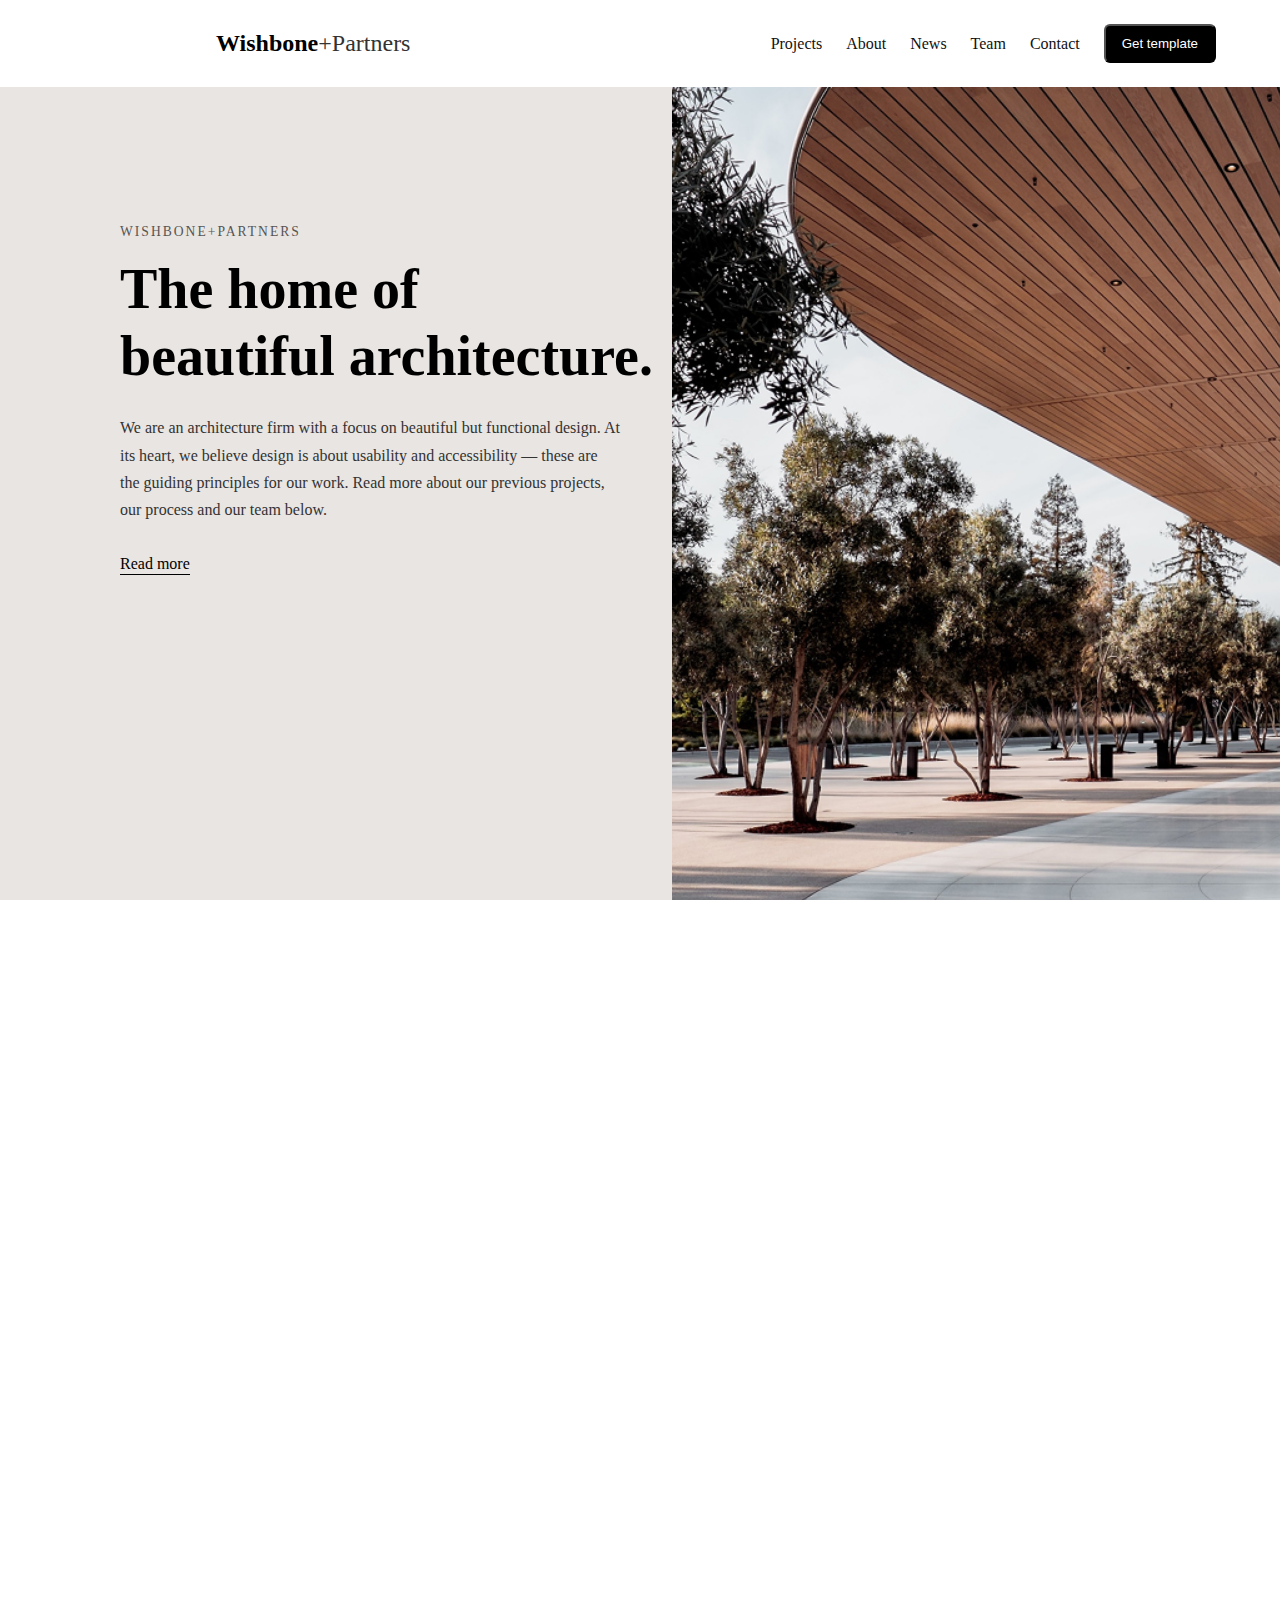
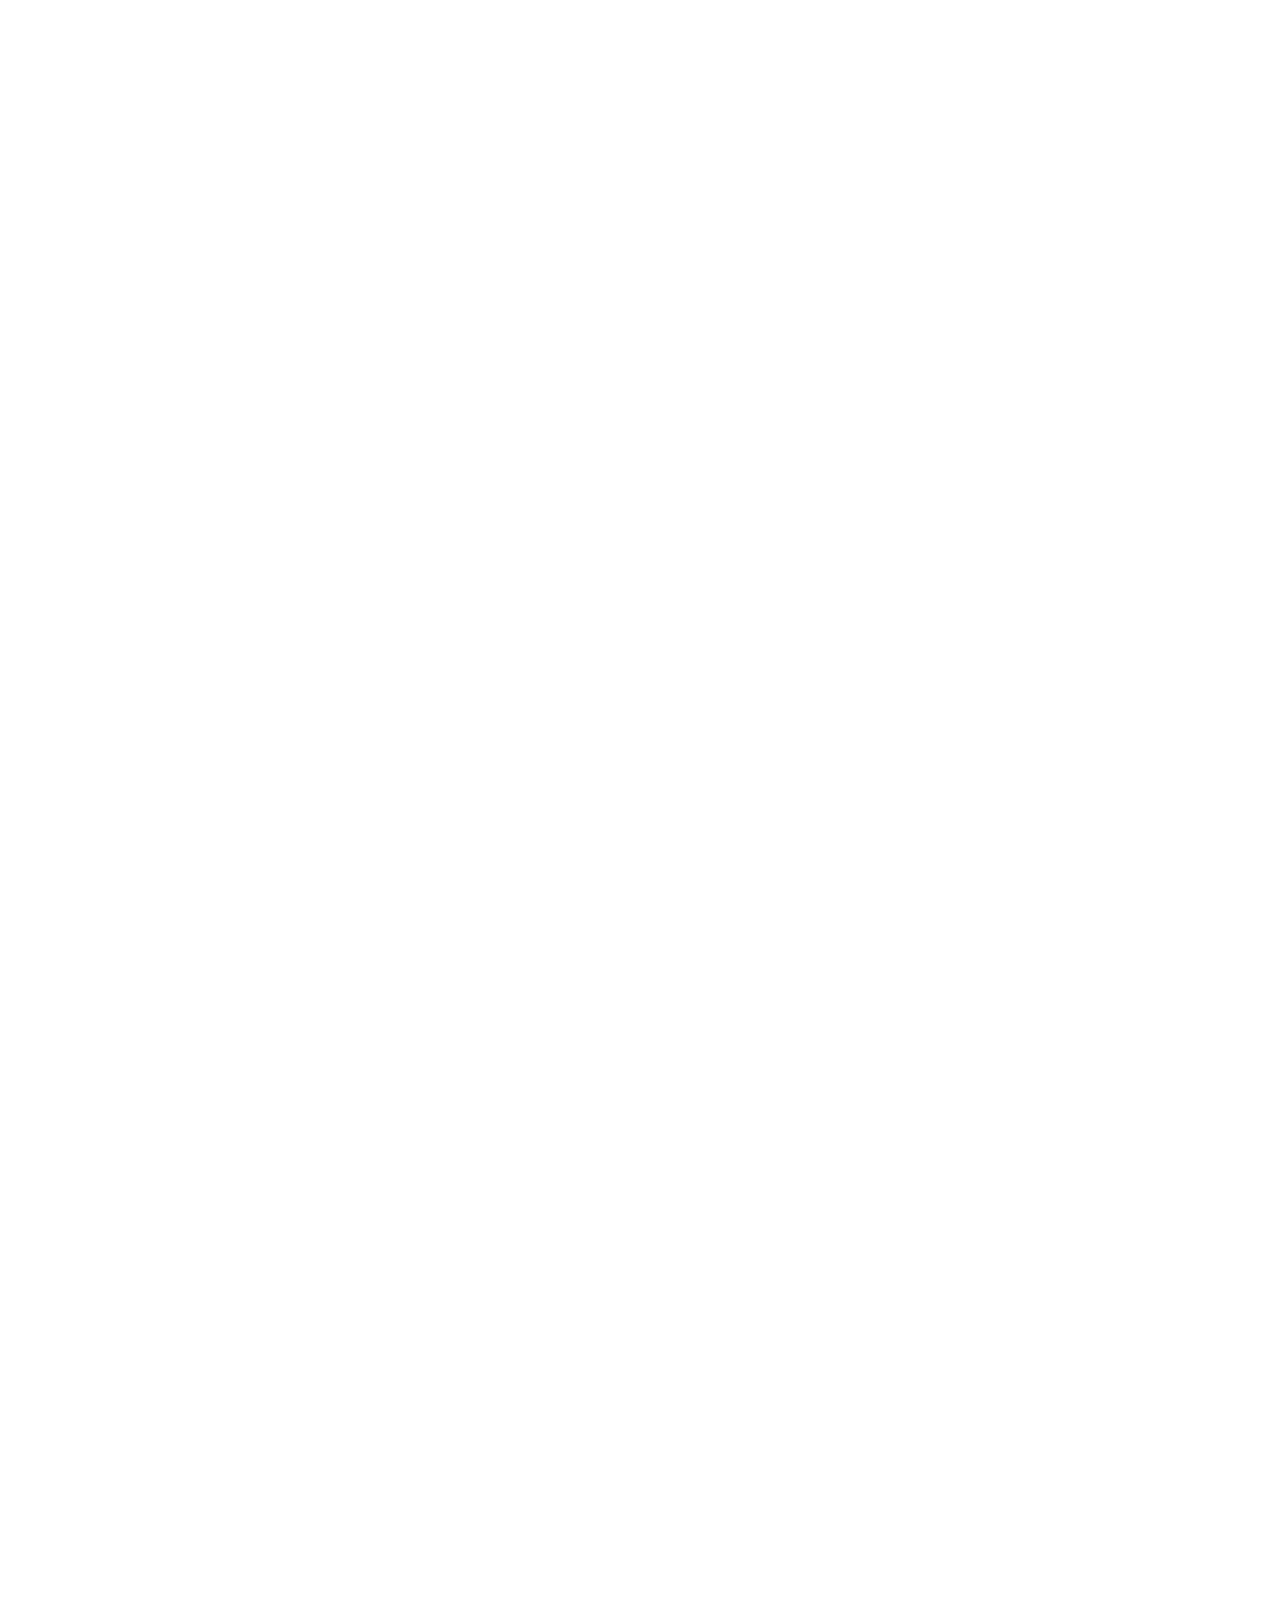
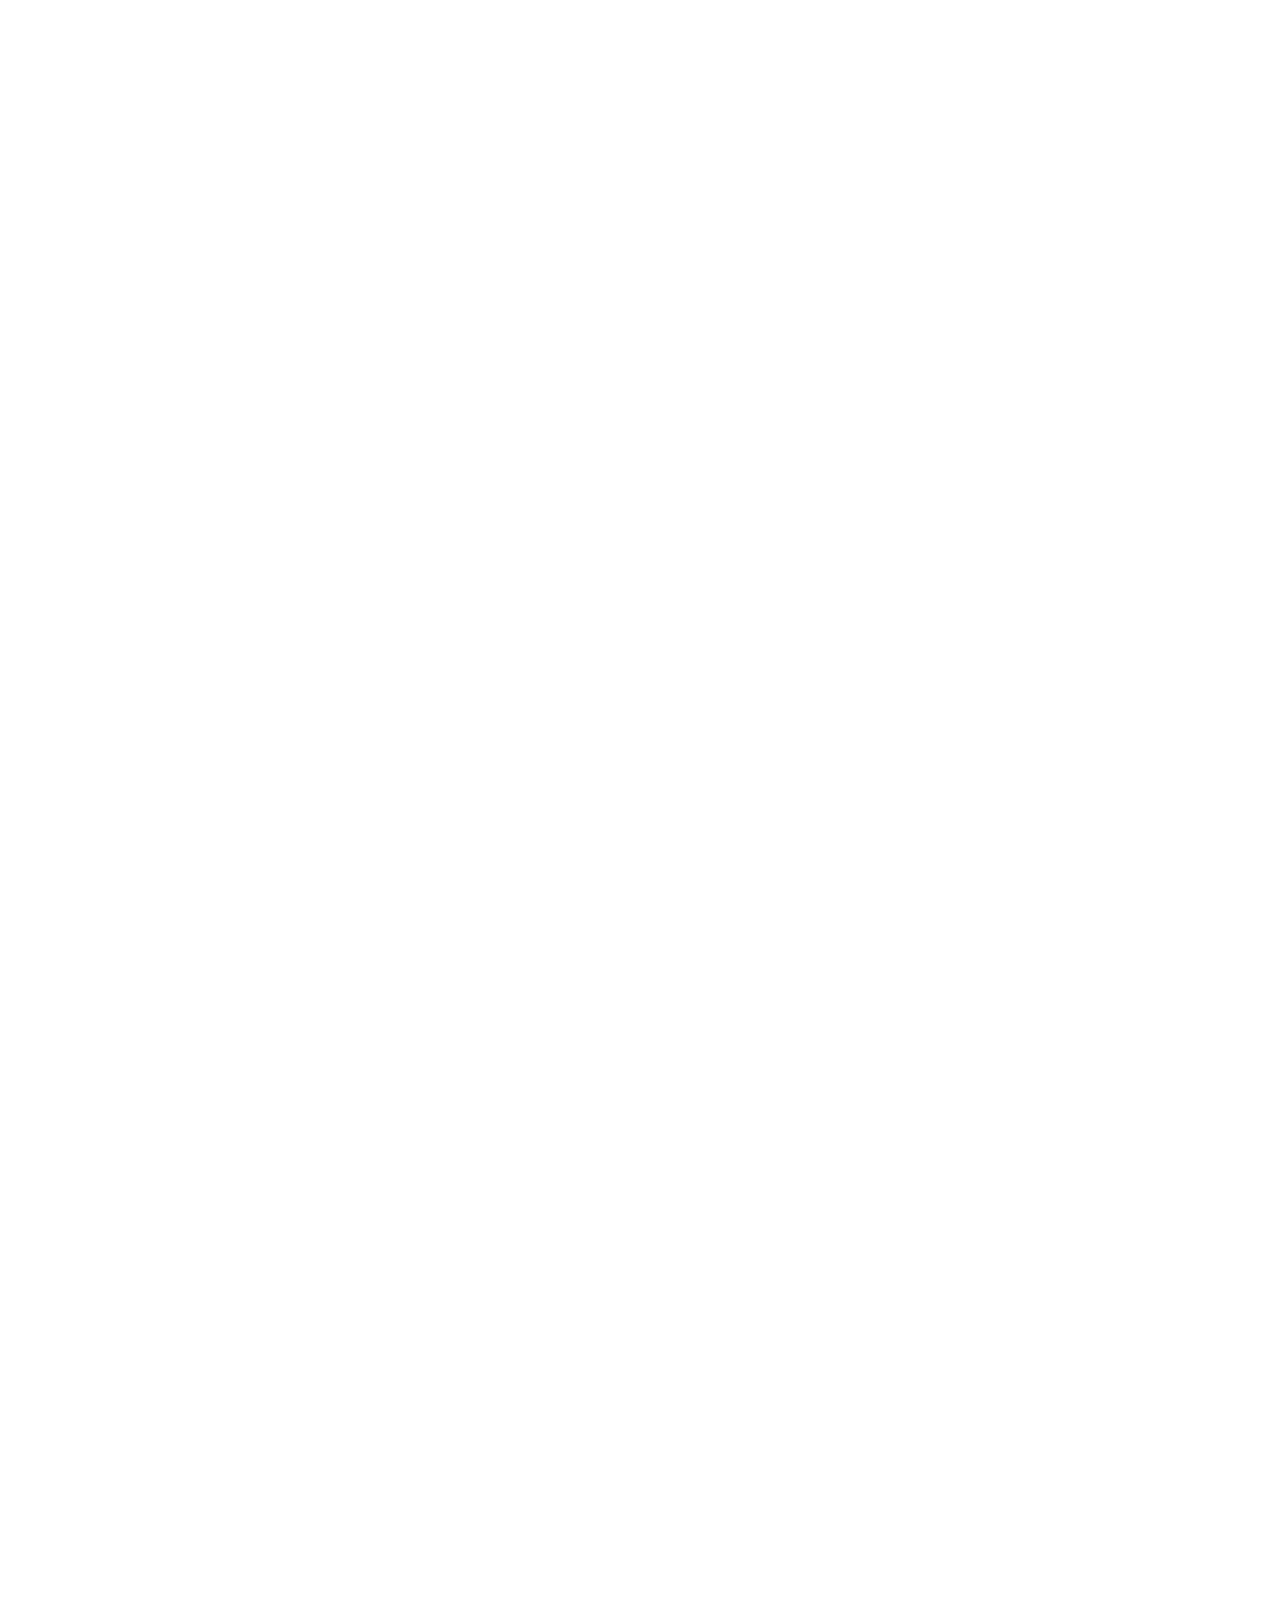
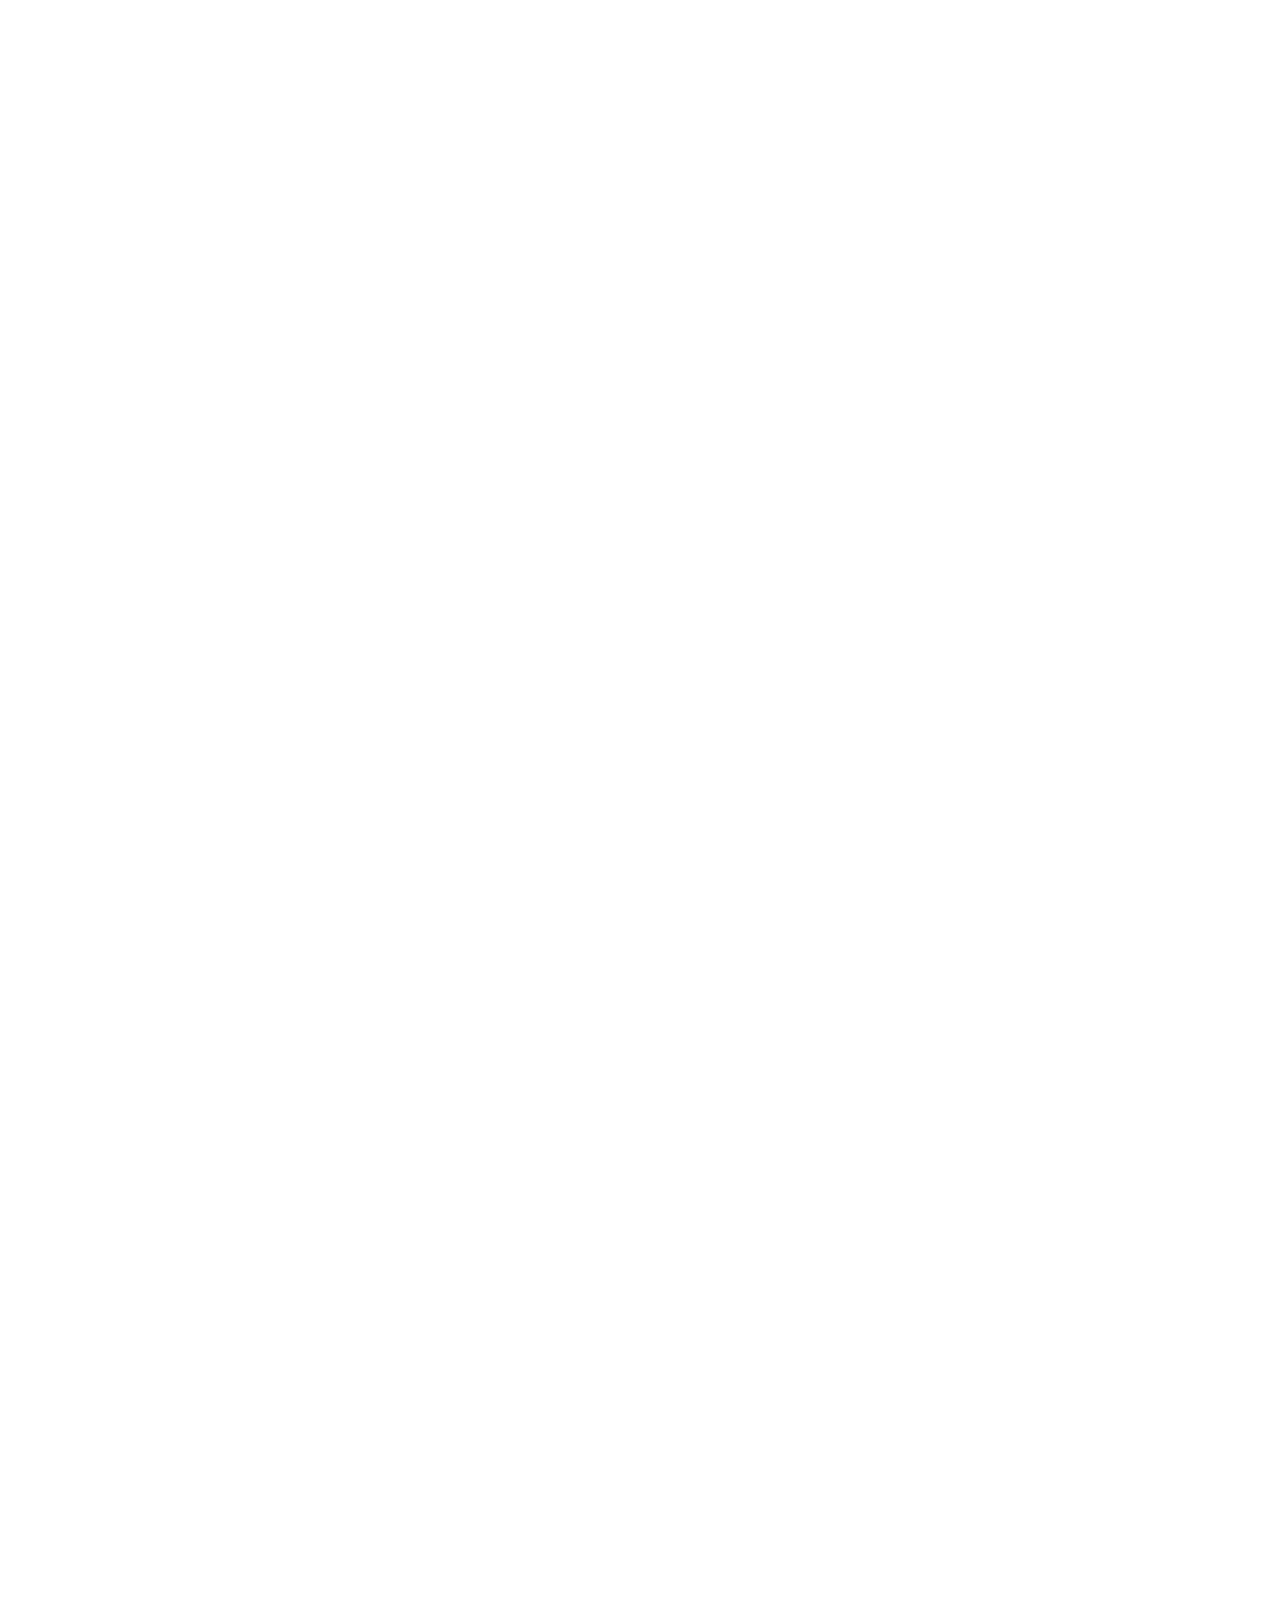
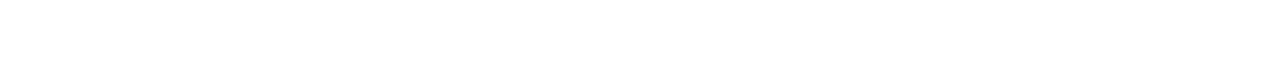
<file: index.html>
<!DOCTYPE html>
<html lang="en">
  <head>
    <meta charset="UTF-8" />
    <meta name="viewport" content="width=device-width, initial-scale=1.0" />
    <meta http-equiv="X-UA-Compatible" content="ie=edge" />
    <meta name="description" content="Описание сайта" />

    <title>Wishbone+Partners</title>

    <link
      rel="stylesheet"
      href="https://cdnjs.cloudflare.com/ajax/libs/font-awesome/6.5.0/css/all.min.css"
    />
    <link rel="stylesheet" href="styles.css" />
  </head>
  <body>
    <header class="header">
      <div class="logo">Wishbone<span>+Partners</span></div>
      <nav class="nav">
        <a href="#projects">Projects</a>
        <a href="#about">About</a>
        <a href="#news">News</a>
        <a href="#team">Team</a>
        <a href="#contact">Contact</a>
        <button class="button">Get template</button>
      </nav>
    </header>

    <main>
      <section class="hero">
        <div class="container">
          <div class="hero-content">
            <div class="hero-text">
              <h2 class="subheading">Wishbone+Partners</h2>
              <h1 class="heading">The home of<br />beautiful architecture.</h1>
              <p class="description">
                We are an architecture firm with a focus on beautiful but
                functional design. At its heart, we believe design is about
                usability and accessibility — these are the guiding principles
                for our work. Read more about our previous projects, our process
                and our team below.
              </p>
              <a href="#" class="read-more">Read more</a>
            </div>
            <div class="hero-image">
              <img src="./img/hero_image.png" alt="hero image" />
            </div>
          </div>
        </div>
      </section>

      <section class="our_firm" id="about">
        <div class="container">
          <div class="our">
            <div class="firm-title">
              <h2>Our firm</h2>
            </div>
            <div class="firm-content">
              <p>
                Lorem ipsum dolor sit amet, consectetur adipiscing elit.
                Suspendisse varius enim in eros elementum tristique. Duis
                cursus, mi quis viverra ornare, eros dolor interdum nulla, ut
                commodo diam libero vitae erat. Aenean faucibus nibh et justo
                cursus id rutrum lorem imperdiet. Nunc ut sem vitae risus
                tristique posuere.
              </p>
              <p>
                Lorem ipsum dolor sit amet, consectetur adipiscing elit.
                Suspendisse varius enim in eros elementum tristique. Duis
                cursus, mi quis viverra ornare, eros dolor interdum nulla, ut
                commodo diam libero vitae erat. Aenean faucibus nibh et justo
                cursus id rutrum lorem imperdiet. Nunc ut sem vitae risus
                tristique posuere.
              </p>
              <p>
                Lorem ipsum dolor sit amet, consectetur adipiscing elit.
                Suspendisse varius enim in eros elementum tristique. Duis
                cursus, mi quis viverra ornare, eros dolor interdum nulla, ut
                commodo diam libero vitae erat. Aenean faucibus nibh et justo
                cursus id rutrum lorem imperdiet. Nunc ut sem vitae risus
                tristique posuere.
              </p>
              <div class="firm-image">
                <img src="./img/firm_image.png" alt="firm image" />
                <span>Stephen Collier</span>
                <span>Senior Partner</span>
              </div>
            </div>
          </div>
        </div>
      </section>

      <section class="frame">
        <div class="frame-wrapper">
          <img src="./img/frame_image1.png" alt="frame image" />
        </div>
      </section>

      <section class="process">
        <div class="container">
          <div class="our-process">
            <div class="process-title">
              <h2>How we do what we do.</h2>
              <p>Our process</p>
            </div>
            <div class="process-content">
              <div class="process-step">
                <div class="step-image">
                  <img src="./img/sketching.png" alt="step image" />
                </div>
                <h2>Sketching</h2>
                <p>
                  Lorem ipsum dolor sit amet, consectetur adipiscing elit. Nulla
                  ut tristique libero. Nulla luctus sapien ac arcu tempor, vitae
                  tempor leo iaculis.
                </p>
              </div>
              <div class="process-step">
                <div class="step-image">
                  <img src="./img/finalizing.png" alt="step image" />
                </div>
                <h2>Finalizing</h2>
                <p>
                  Adipiscing elit. Nulla ut tristique libero. Nulla vitae tempor
                  leo iaculis luctus sapien ac arcu tempor, vitae.
                </p>
              </div>
              <div class="process-step">
                <div class="step-image">
                  <img src="./img/building.png" alt="step image" />
                </div>
                <h2>Building</h2>
                <p>
                  Nulla ut tristique libero. Lorem ipsum ut tristique libero.
                  Nulla luctus sapien ac arcu tempor, vitae lorem ipsum dolor
                  leo iaculis.
                </p>
              </div>
            </div>
          </div>
        </div>
      </section>

      <section class="frame">
        <div class="frame-wrapper">
          <img src="./img/frame_image2.png" alt="frame image" />
        </div>
      </section>

      <section class="customers">
        <div class="container">
          <div class="customers-block">
            <div class="customers-textarea">
              <div class="customers-title">
                <h2>Happy customers.</h2>
                <p>prior clients</p>
              </div>
              <div class="customers-text">
                <p>
                  Morbi neque ex, condimentum dapibus congue et, vulputate ut
                  ligula. Vestibulum sit amet urna turpis. Mauris euismod elit
                  et nisi ultrices, ut faucibus orci tincidunt.
                </p>
              </div>
            </div>
            <div class="customers-image">
              <img src="./img/customer_1.png" alt="frame image" />
              <img src="./img/customer_2.png" alt="frame image" />
              <img src="./img/customer_3.png" alt="frame image" />
              <img src="./img/customer_4.png" alt="frame image" />
            </div>
          </div>
        </div>
      </section>

      <section class="frame">
        <div class="frame-wrapper">
          <img src="./img/frame_image3.png" alt="frame image" />
        </div>
      </section>

      <section class="projects" id="projects">
        <div class="container">
          <div class="projects-block">
            <div class="projects-title">
              <h2>Featured projects.</h2>
              <p>
                Some of the latest and greatest projects from us<br />
                here at Wishbone+Partners.
              </p>
            </div>
            <div class="projects-image">
              <img src="./img/project_1.png" alt="project image" />
              <img src="./img/project_2.png" alt="project image" />
              <img src="./img/project_3.png" alt="project image" />
            </div>
          </div>
        </div>
      </section>

      <section class="team-section" id="team">
        <div class="container">
          <div class="team-area">
            <div class="team-content">
              <h2>Meet our team</h2>
              <p>
                Lorem ipsum dolor sit amet, consectetur adipiscing elit.
                Suspendisse varius enim in eros elementum tristique. Duis
                cursus, mi quis.
              </p>
              <a href="#" class="see-team">See team</a>
            </div>

            <div class="team-grid">
              <div class="team-member">
                <img src="./img/Stephen Collier.png" alt="Stephen Collier" />
                <div>
                  <h4>Stephen Collier</h4>
                  <p>Senior Partner</p>
                </div>
              </div>

              <div class="team-member">
                <img src="./img/Nolan Peters.png" alt="Nolan Peters" />
                <div>
                  <h4>Nolan Peters</h4>
                  <p>Associate</p>
                </div>
              </div>

              <div class="team-member">
                <img src="./img/Ferris Wonder.png" alt="Ferris Wonder" />
                <div>
                  <h4>Ferris Wonder</h4>
                  <p>Associate Partner</p>
                </div>
              </div>

              <div class="team-member">
                <img src="./img/Aria Stone.png" alt="Aria Stone" />
                <div>
                  <h4>Aria Stone</h4>
                  <p>Senior Partner</p>
                </div>
              </div>

              <div class="team-member">
                <img src="./img/Niko Ferry.png" alt="Niko Ferry" />
                <div>
                  <h4>Niko Ferry</h4>
                  <p>Partner</p>
                </div>
              </div>
            </div>
          </div>
        </div>
      </section>

      <section class="frame">
        <div class="frame-wrapper">
          <img src="./img/frame_image4.png" alt="frame image" />
        </div>
      </section>
    </main>
    <footer class="footer">
      <div class="container">
        <div class="footer__content">
          <div class="footer__left">
            <h3 class="footer__logo">Wishbone<span>+Partners</span></h3>
            <p class="footer__text">
              Powered by Webflow.<br />
              All rights reserved Wishbone+Partners, Inc. Licensing.<br />
              Design by
              <a
                href="https://www.figma.com/design/wyJGrJ8n5Z5qUySpXAK8mA/Wishbone?node-id=0-1&t=EQydxqapHMMdiiIw-1"
                target="_blank"
                >Designer Name</a
              >
            </p>
          </div>
          <div class="footer__right">
            <div class="footer__socials">
              <a href="" target="_blank"><i class="fab fa-twitter"></i></a>
              <a href="" target="_blank"><i class="fab fa-instagram"></i></a>
              <a href="" target="_blank"><i class="fab fa-facebook"></i></a>
            </div>
          </div>
        </div>
      </div>
    </footer>
  </body>
</html>
</file>
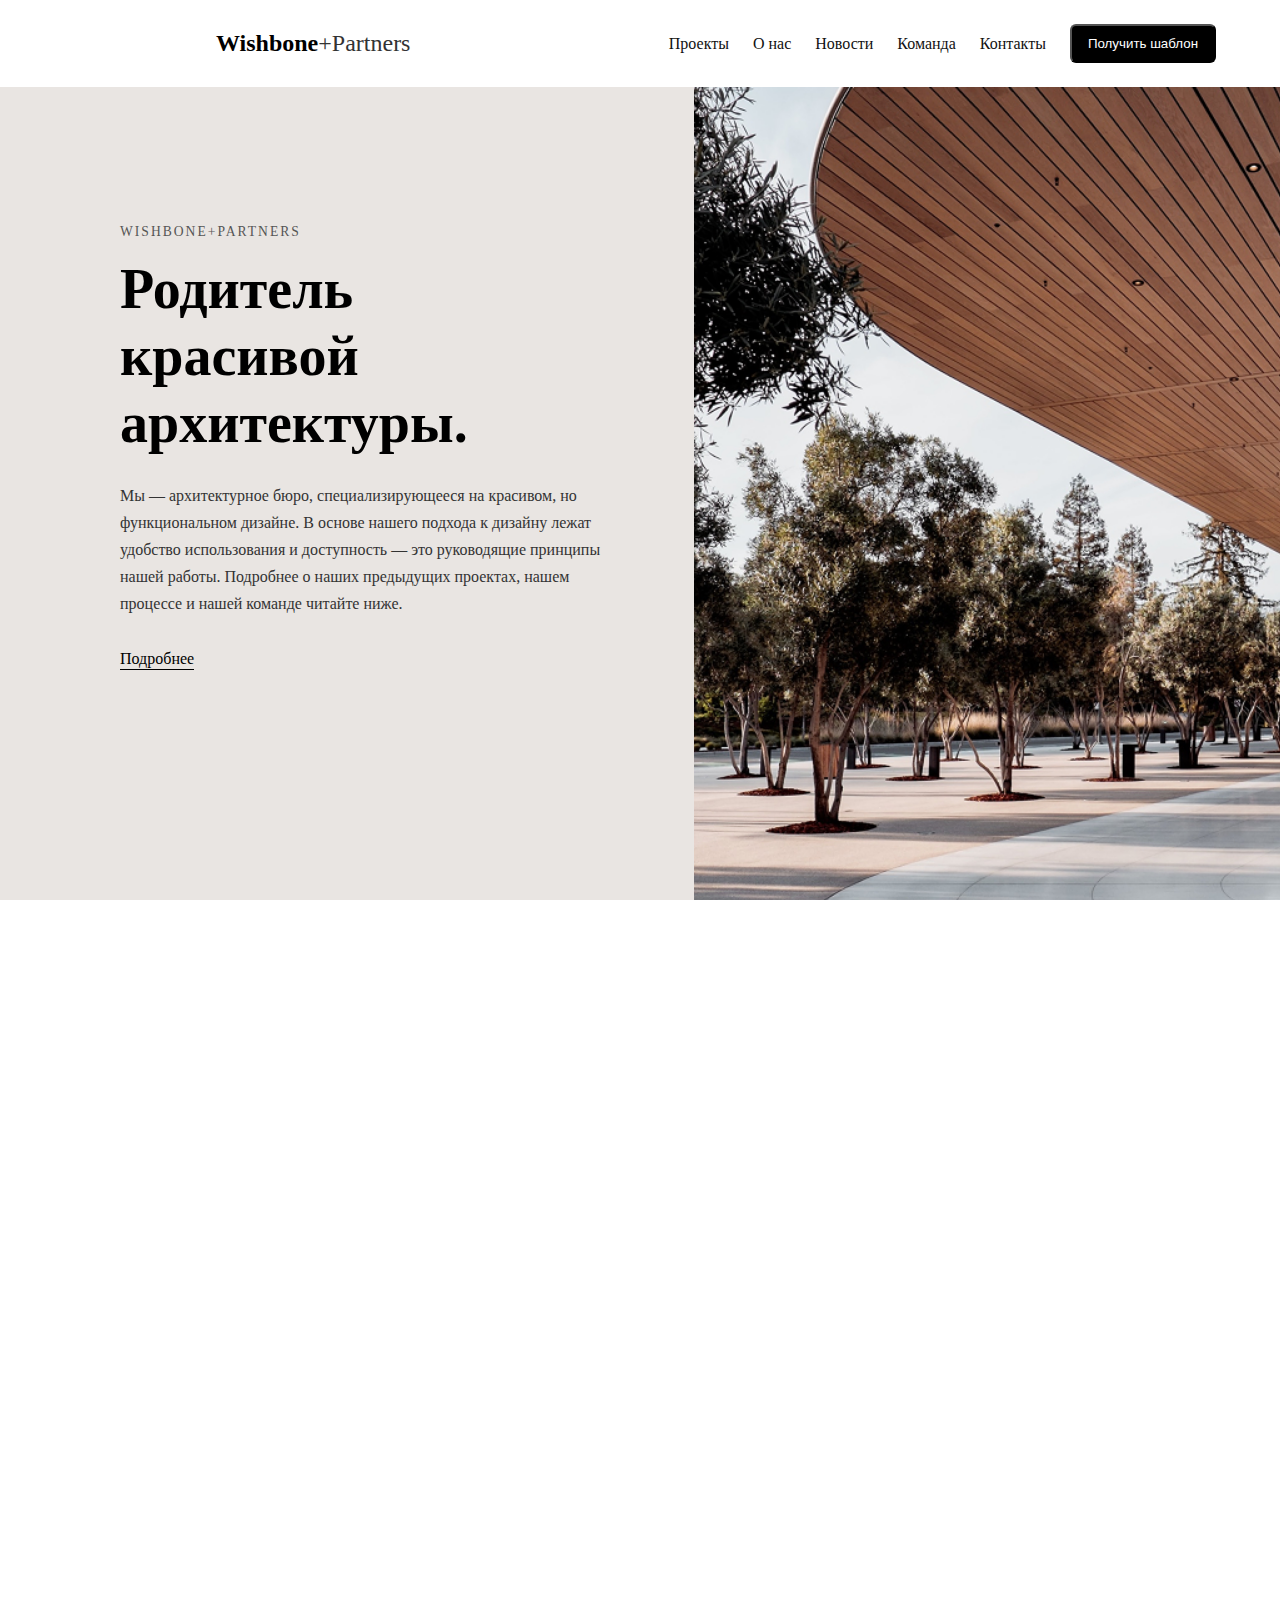
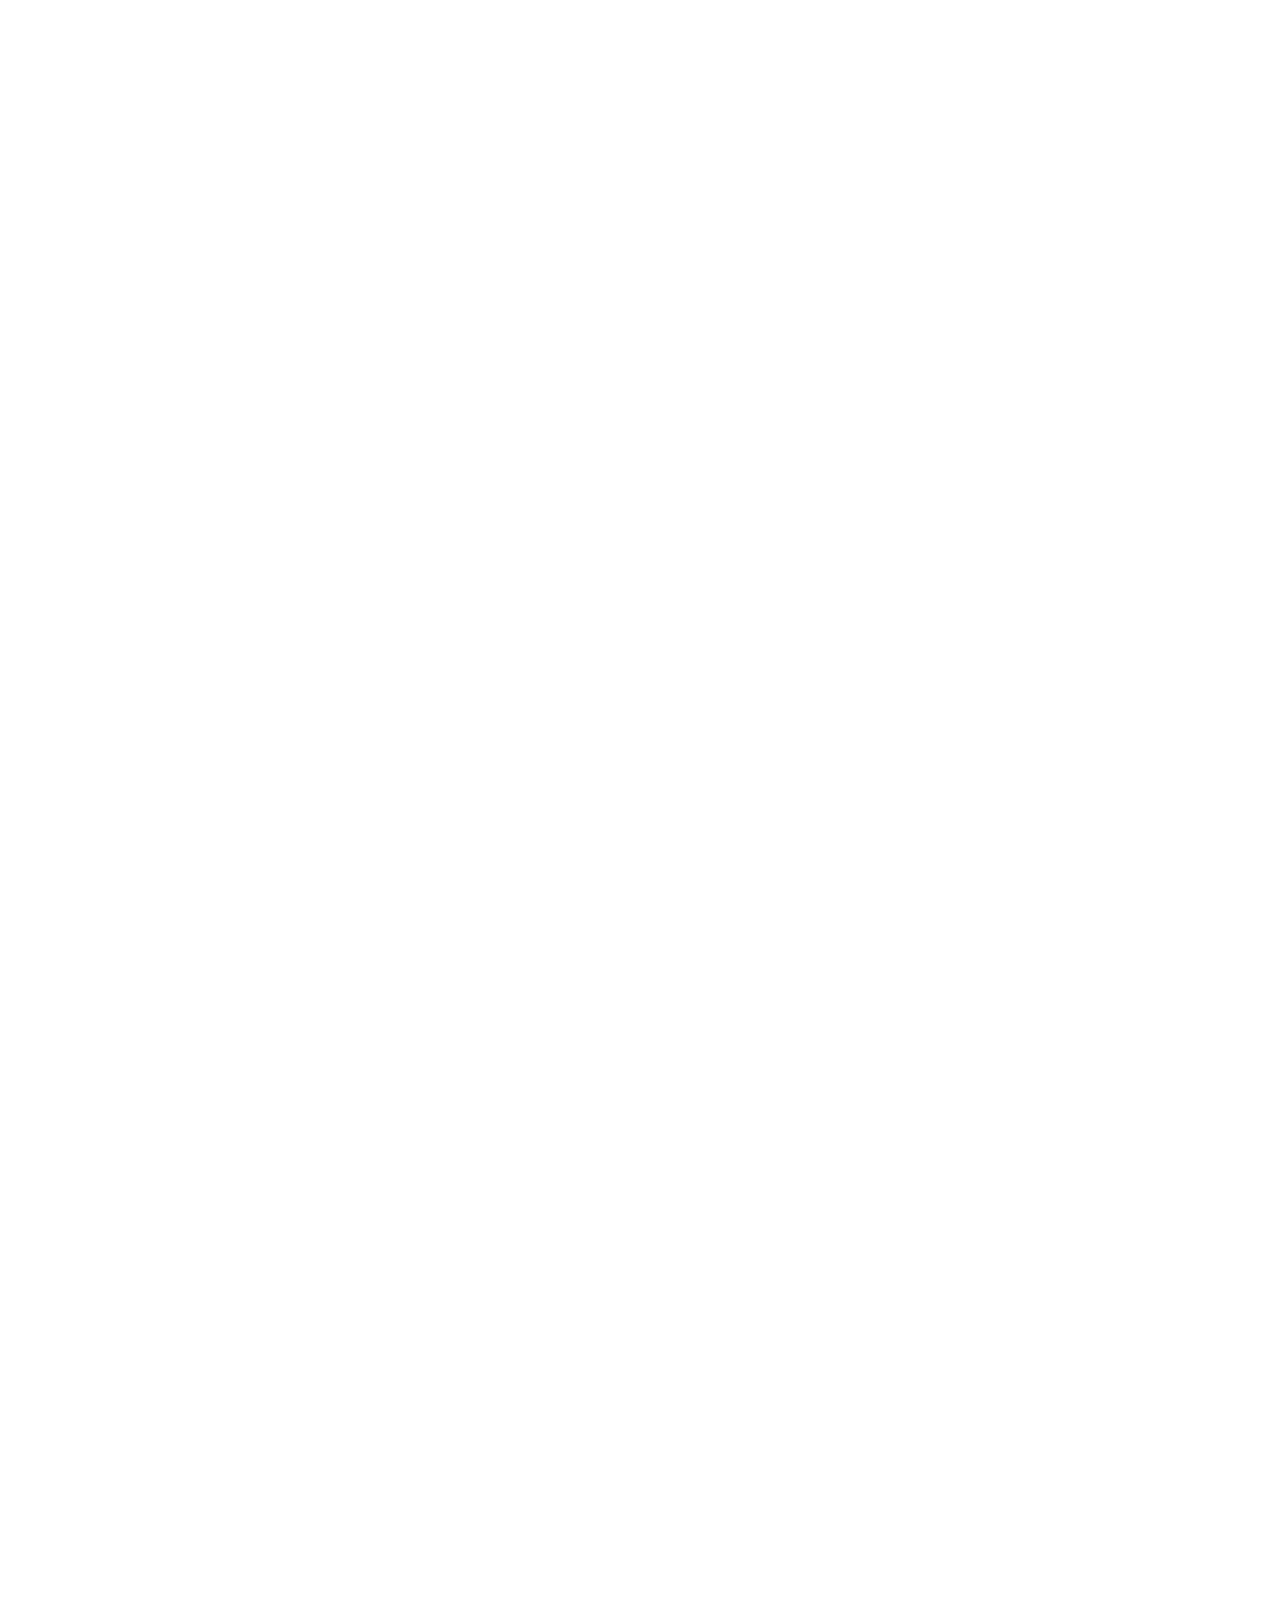
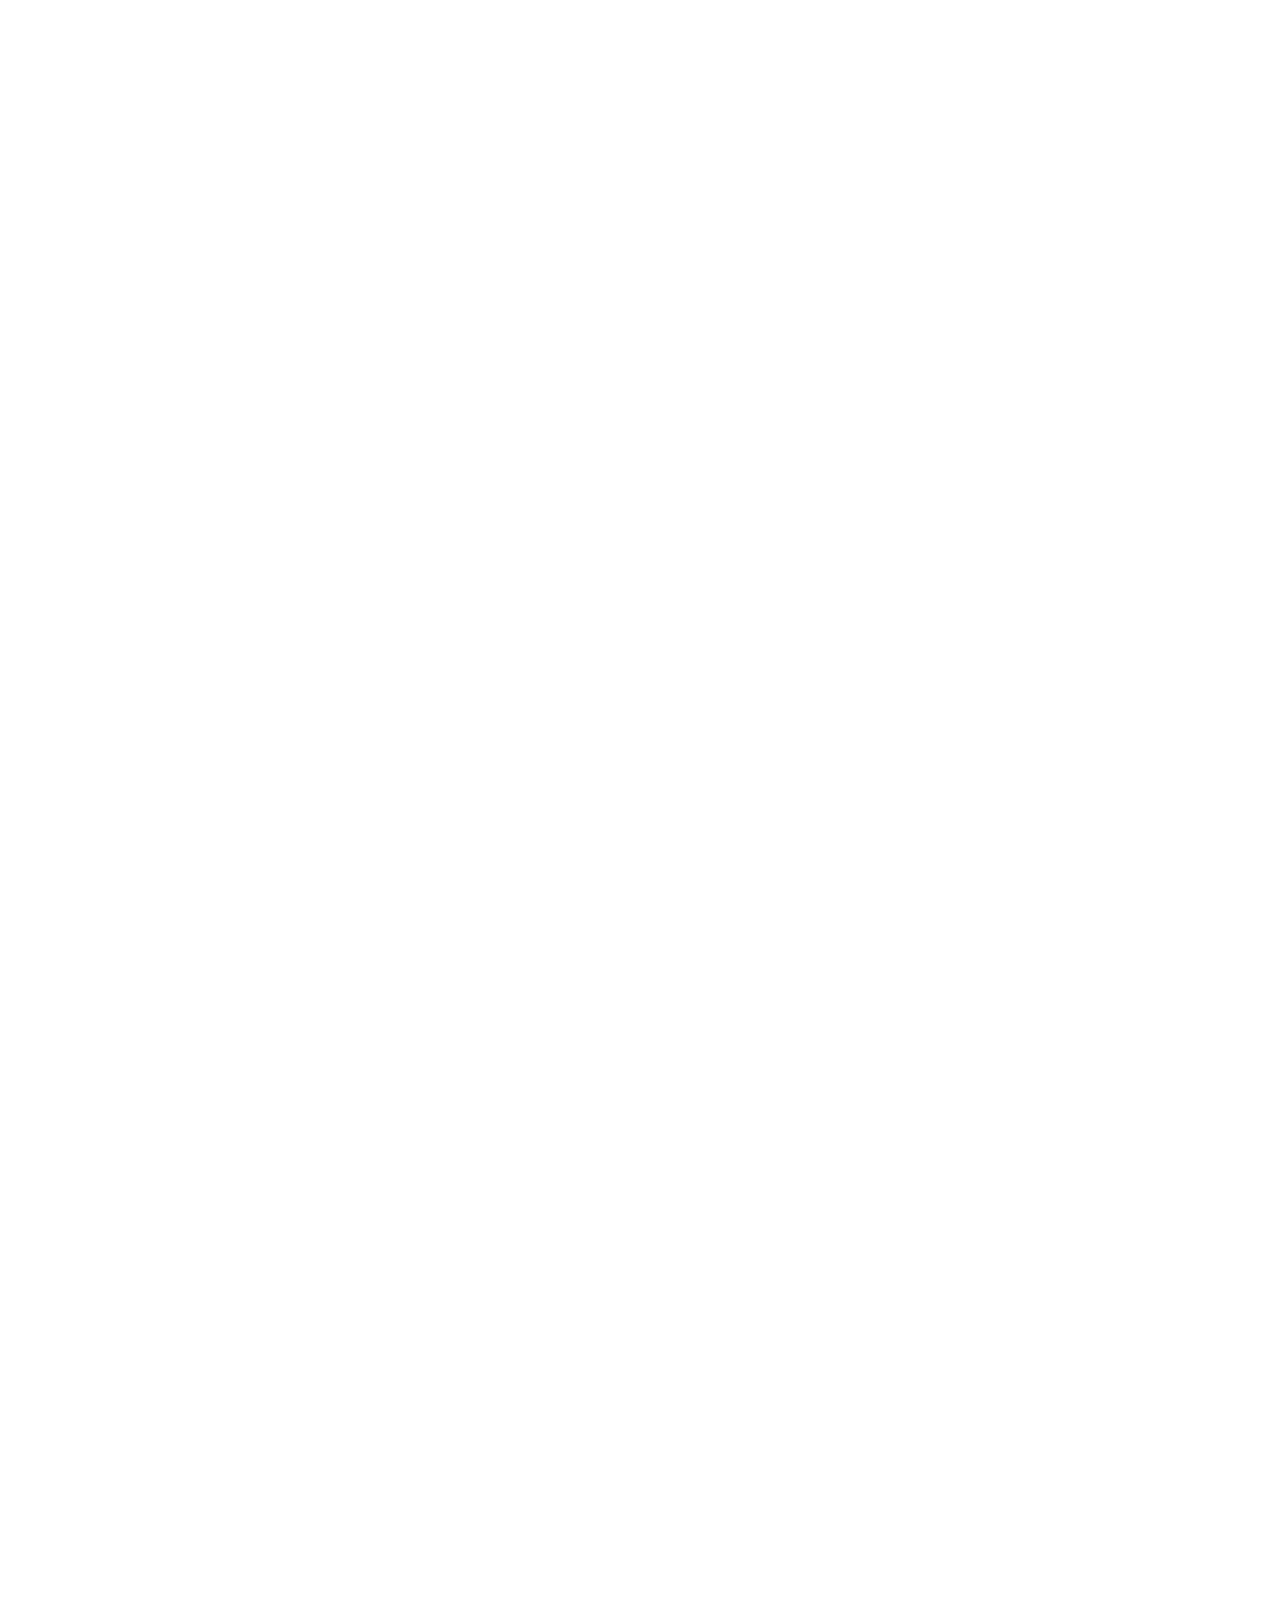
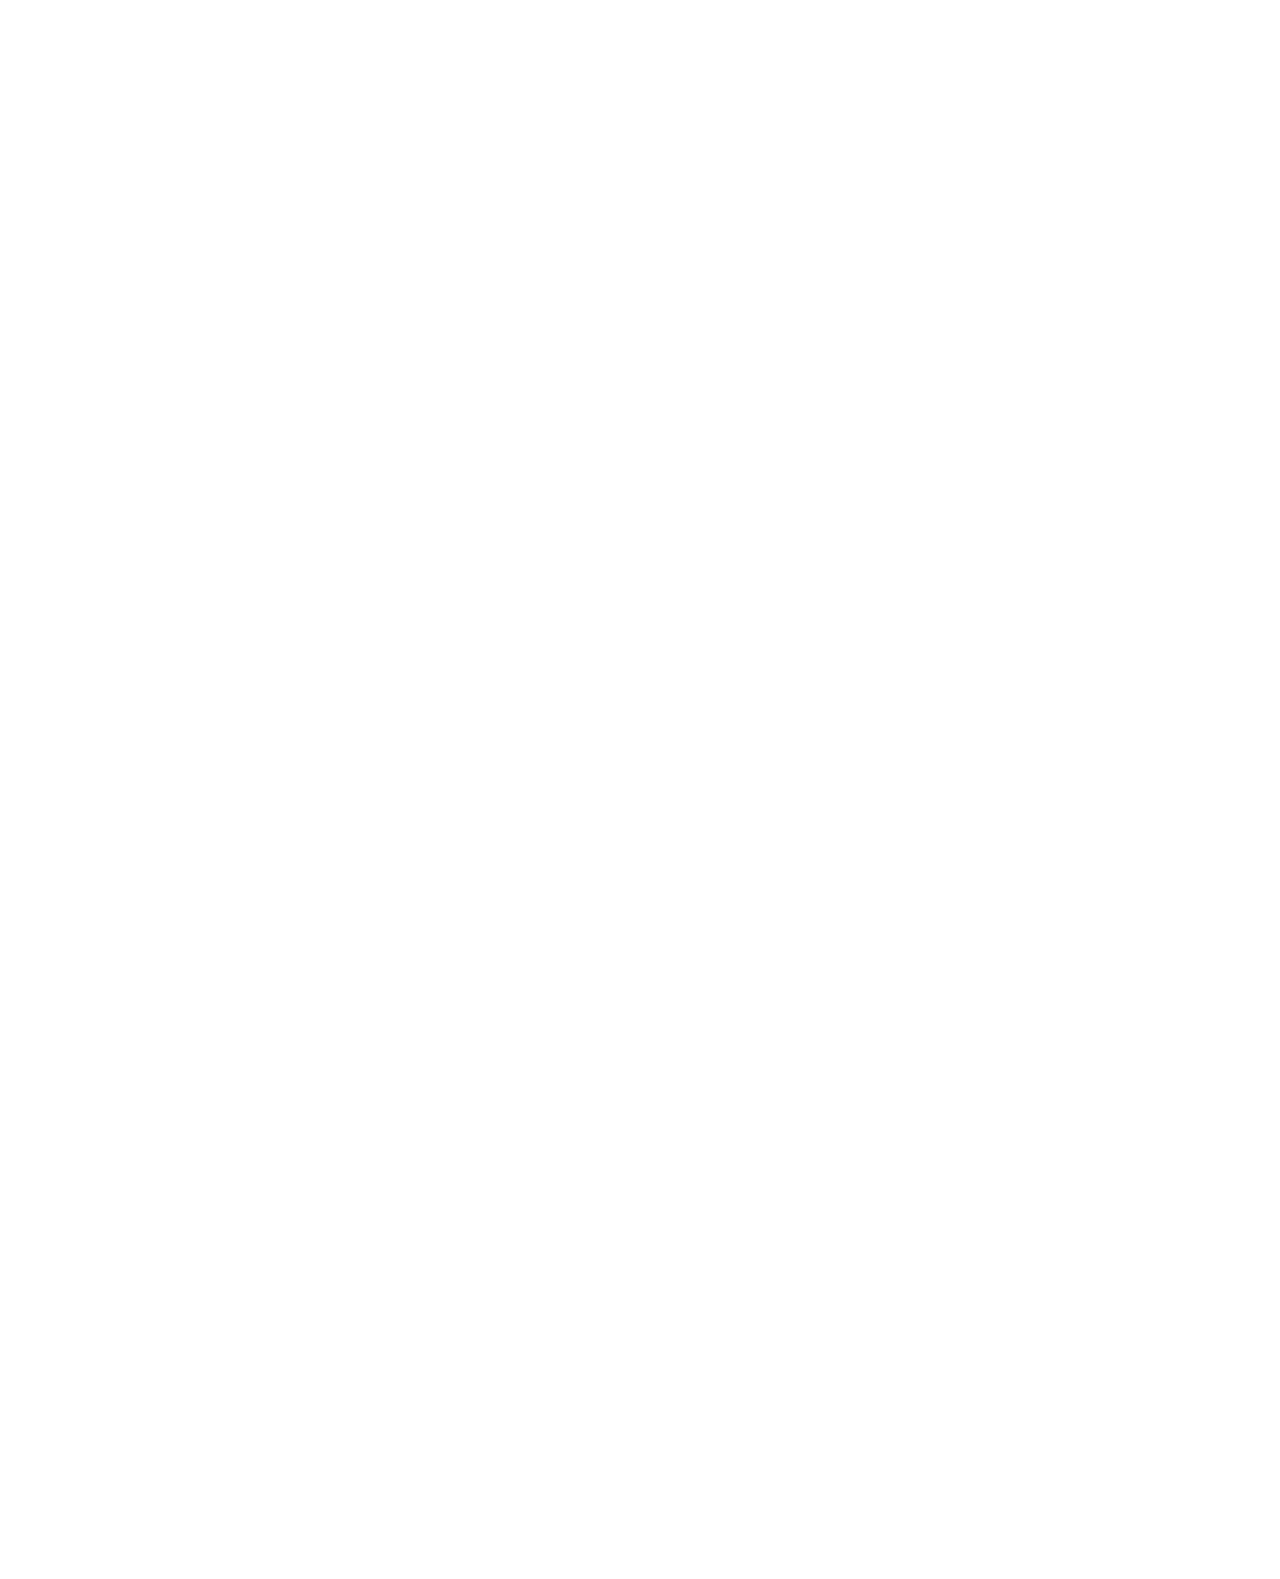
<file: ru/index.html>
<!DOCTYPE html>
<html lang="en">
  <head>
    <meta charset="UTF-8" />
    <meta name="viewport" content="width=device-width, initial-scale=1.0" />
    <meta http-equiv="X-UA-Compatible" content="ie=edge" />
    <meta name="description" content="Описание сайта" />

    <title>Wishbone+Partners</title>

    <link
      rel="stylesheet"
      href="https://cdnjs.cloudflare.com/ajax/libs/font-awesome/6.5.0/css/all.min.css"
    />
    <link rel="stylesheet" href="../assets/styles/styles.css" />
  </head>
  <body>
    <header class="header">
      <div class="logo">Wishbone<span>+Partners</span></div>
      <nav class="nav">
        <a href="#projects">Проекты</a>
        <a href="#about">О нас</a>
        <a href="#news">Новости</a>
        <a href="#team">Команда</a>
        <a href="#contact">Контакты</a>
        <button class="button">Получить шаблон</button>
      </nav>
    </header>

    <main>
      <section class="hero">
        <div class="container">
          <div class="hero-content">
            <div class="hero-text">
              <h2 class="subheading">Wishbone+Partners</h2>
              <h1 class="heading">Родитель<br />красивой архитектуры.</h1>
              <p class="description">
                Мы — архитектурное бюро, специализирующееся на красивом, но
                функциональном дизайне. В основе нашего подхода к дизайну лежат
                удобство использования и доступность — это руководящие принципы
                нашей работы. Подробнее о наших предыдущих проектах, нашем
                процессе и нашей команде читайте ниже.
              </p>
              <a href="#" class="read-more">Подробнее</a>
            </div>
            <div class="hero-image">
              <img src="../assets/img/hero_image.png" alt="hero image" />
            </div>
          </div>
        </div>
      </section>

      <section class="our_firm" id="about">
        <div class="container">
          <div class="our">
            <div class="firm-title">
              <h2>Наша компания</h2>
            </div>
            <div class="firm-content">
              <p>
                Lorem ipsum dolor sit amet, consectetur adipiscing elit.
                Suspendisse varius enim in eros elementum tristique. Duis
                cursus, mi quis viverra ornare, eros dolor interdum nulla, ut
                commodo diam libero vitae erat. Aenean faucibus nibh et justo
                cursus id rutrum lorem imperdiet. Nunc ut sem vitae risus
                tristique posuere.
              </p>
              <p>
                Lorem ipsum dolor sit amet, consectetur adipiscing elit.
                Suspendisse varius enim in eros elementum tristique. Duis
                cursus, mi quis viverra ornare, eros dolor interdum nulla, ut
                commodo diam libero vitae erat. Aenean faucibus nibh et justo
                cursus id rutrum lorem imperdiet. Nunc ut sem vitae risus
                tristique posuere.
              </p>
              <p>
                Lorem ipsum dolor sit amet, consectetur adipiscing elit.
                Suspendisse varius enim in eros elementum tristique. Duis
                cursus, mi quis viverra ornare, eros dolor interdum nulla, ut
                commodo diam libero vitae erat. Aenean faucibus nibh et justo
                cursus id rutrum lorem imperdiet. Nunc ut sem vitae risus
                tristique posuere.
              </p>
              <div class="firm-image">
                <img src="../assets/img/firm_image.png" alt="firm image" />
                <span>Stephen Collier</span>
                <span>Senior Partner</span>
              </div>
            </div>
          </div>
        </div>
      </section>

      <section class="frame">
        <div class="frame-wrapper">
          <img src="../assets/img/frame_image1.png" alt="frame image" />
        </div>
      </section>

      <section class="process">
        <div class="container">
          <div class="our-process">
            <div class="process-title">
              <h2>Как мы делаем то, что делаем.</h2>
              <p>Наш процесс</p>
            </div>
            <div class="process-content">
              <div class="процесс-шаг">
                <div class="step-image">
                  <img src="../assets/img/sketching.png" alt="step image" />
                </div>
                <h2>Эскиз</h2>
                <p>
                  Lorem ipsum dolor sit amet, consectetur adipiscing elit. Нулла
                  ut tristique libero. Nulla luctus sapien ac arcu tempor, vitae
                  tempor leo iaculis.
                </p>
              </div>
              <div class="процесс-шаг">
                <div class="step-image">
                  <img src="../assets/img/finalizing.png" alt="step image" />
                </div>
                <h2>Завершение</h2>
                <p>
                  Lorem ipsum dolor sit amet, consectetur adipiscing elit. Нулла
                  ut tristique libero. Nulla luctus sapien ac arcu tempor, vitae
                  tempor leo iaculis.
                </p>
              </div>
              <div class="процесс-шаг">
                <div class="step-image">
                  <img src="../assets/img/building.png" alt="step image" />
                </div>
                <h2>Сборка</h2>
                <p>
                  Lorem ipsum dolor sit amet, consectetur adipiscing elit. Нулла
                  ut tristique libero. Nulla luctus sapien ac arcu tempor, vitae
                  tempor leo iaculis.
                </p>
              </div>
            </div>
          </div>
        </div>
      </section>

      <section class="frame">
        <div class="frame-wrapper">
          <img src="../assets/img/frame_image2.png" alt="frame image" />
        </div>
      </section>

      <section class="customers">
        <div class="container">
          <div class="customers-block">
            <div class="customers-textarea">
              <div class="customers-title">
                <h2>Довольные клиенты.</h2>
                <p>Последние клиенты</p>
              </div>
              <div class="customers-text">
                <p>
                  Morbi neque ex, condimentum dapibus congue et, vulputate ut
                  ligula. Vestibulum sit amet urna turpis. Mauris euismod elit
                  et nisi ultrices, ut faucibus orci tincidunt.
                </p>
              </div>
            </div>
            <div class="customers-image">
              <img src="../assets/img/customer_1.png" alt="frame image" />
              <img src="../assets/img/customer_2.png" alt="frame image" />
              <img src="../assets/img/customer_3.png" alt="frame image" />
              <img src="../assets/img/customer_4.png" alt="frame image" />
            </div>
          </div>
        </div>
      </section>

      <section class="frame">
        <div class="frame-wrapper">
          <img src="../assets/img/frame_image3.png" alt="frame image" />
        </div>
      </section>

      <section class="projects" id="projects">
        <div class="container">
          <div class="projects-block">
            <div class="projects-title">
              <h2>Рекомендуемые проекты.</h2>
              <p>
                Некоторые из наших последних и самых выдающихся проектов<br />
                от Wishbone+Partners.
              </p>
            </div>
            <div class="projects-image">
              <img src="../assets/img/project_1.png" alt="project image" />
              <img src="../assets/img/project_2.png" alt="project image" />
              <img src="../assets/img/project_3.png" alt="project image" />
            </div>
          </div>
        </div>
      </section>

      <section class="team-section" id="team">
        <div class="container">
          <div class="team-area">
            <div class="team-content">
              <h2>Познакомьтесь с нашей командой</h2>
              <p>
                Lorem ipsum dolor sit amet, consectetur adipiscing elit.
                Suspendisse varius enim in eros elementum tristique. Duis
                cursus, mi quis.
              </p>
              <a href="#" class="see-team">See team</a>
            </div>

            <div class="team-grid">
              <div class="team-member">
                <img
                  src="../assets/img/Stephen Collier.png"
                  alt="Stephen Collier"
                />
                <div>
                  <h4>Stephen Collier</h4>
                  <p>Senior Partner</p>
                </div>
              </div>

              <div class="team-member">
                <img src="../assets/img/Nolan Peters.png" alt="Nolan Peters" />
                <div>
                  <h4>Nolan Peters</h4>
                  <p>Associate</p>
                </div>
              </div>

              <div class="team-member">
                <img
                  src="../assets/img/Ferris Wonder.png"
                  alt="Ferris Wonder"
                />
                <div>
                  <h4>Ferris Wonder</h4>
                  <p>Associate Partner</p>
                </div>
              </div>

              <div class="team-member">
                <img src="../assets/img/Aria Stone.png" alt="Aria Stone" />
                <div>
                  <h4>Aria Stone</h4>
                  <p>Senior Partner</p>
                </div>
              </div>

              <div class="team-member">
                <img src="../assets/img/Niko Ferry.png" alt="Niko Ferry" />
                <div>
                  <h4>Niko Ferry</h4>
                  <p>Partner</p>
                </div>
              </div>
            </div>
          </div>
        </div>
      </section>

      <section class="frame">
        <div class="frame-wrapper">
          <img src="../assets/img/frame_image4.png" alt="frame image" />
        </div>
      </section>
    </main>
    <footer class="footer">
      <div class="container">
        <div class="footer__content">
          <div class="footer__left">
            <h3 class="footer__logo">Wishbone<span>+Partners</span></h3>
            <p class="footer__text">
              Powered by Webflow.<br />
              All rights reserved Wishbone+Partners, Inc. Licensing.<br />
              Design by
              <a
                href="https://www.figma.com/design/wyJGrJ8n5Z5qUySpXAK8mA/Wishbone?node-id=0-1&t=EQydxqapHMMdiiIw-1"
                target="_blank"
                >Designer Name</a
              >
            </p>
          </div>
          <div class="footer__right">
            <div class="footer__socials">
              <a href="" target="_blank"><i class="fab fa-twitter"></i></a>
              <a href="" target="_blank"><i class="fab fa-instagram"></i></a>
              <a href="" target="_blank"><i class="fab fa-facebook"></i></a>
            </div>
          </div>
        </div>
      </div>
    </footer>
  </body>
</html>
</file>
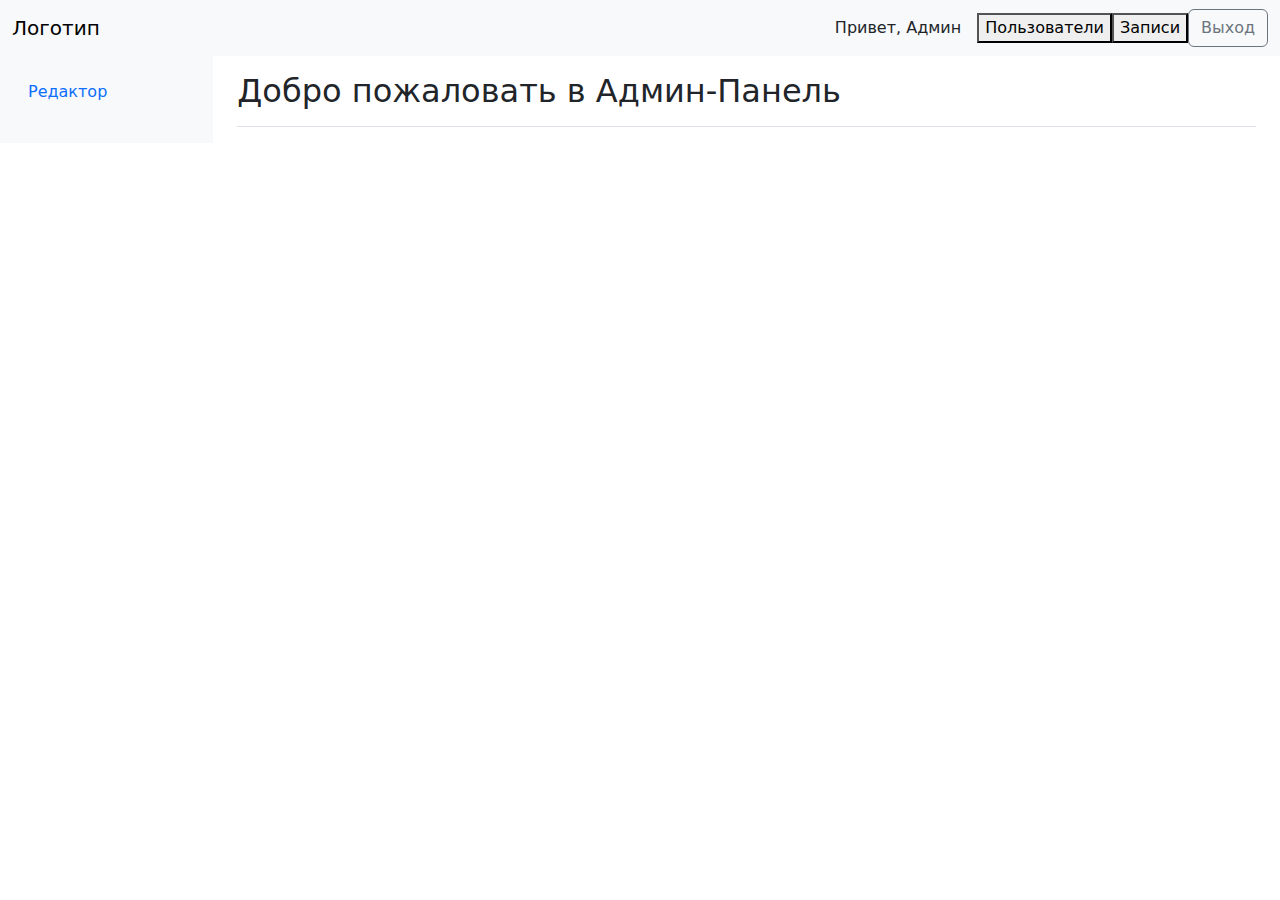
<file: django-version/templates/dashboard.html>
<!DOCTYPE html>
<html lang="en">
  <head>
    <meta charset="UTF-8" />
    <meta name="viewport" content="width=device-width, initial-scale=1.0" />
    <title>Админ-Панель</title>
    <!-- Bootstrap CSS -->
    <link
      href="https://cdn.jsdelivr.net/npm/bootstrap@5.1.3/dist/css/bootstrap.min.css"
      rel="stylesheet"
    />
    <!-- Styles-->
    <link href="../static/styles/dashboard.css" />
  </head>
  <body>
    <!-- Header -->
    <nav class="navbar navbar-expand-lg navbar-light bg-light">
      <div class="container-fluid">
        <a class="navbar-brand" href="#">Логотип</a>
        <div class="d-flex align-items-center">
          <span class="me-3">Привет, Админ</span>
          <button onclick="showUsers()">Пользователи</button>
          <button onclick="showPosts()">Записи</button>
          <button class="btn btn-outline-secondary" type="button">Выход</button>
        </div>
      </div>
    </nav>

    <!-- Admin Panel Layout -->
    <div class="container-fluid">
      <div class="row">
        <!-- Sidebar Menu -->
        <nav
          id="sidebarMenu"
          class="col-md-3 col-lg-2 d-md-block bg-light sidebar collapse"
        >
          <div class="position-sticky pt-3">
            <ul class="nav flex-column">
              <li class="nav-item">
                <a class="nav-link active" aria-current="page" href="#">
                  <span data-feather="home"></span>
                  Редактор
                </a>
              </li>
              <!-- More menu items -->
            </ul>
          </div>
        </nav>

        <!-- Main Content -->
        <main class="col-md-9 ms-sm-auto col-lg-10 px-md-4">
          <div
            class="d-flex justify-content-between flex-wrap flex-md-nowrap align-items-center pt-3 pb-2 mb-3 border-bottom"
          >
            <h1 class="h2">Добро пожаловать в Админ-Панель</h1>
          </div>

          <!-- Content goes here -->
        </main>
      </div>
    </div>

    <!-- Bootstrap JS -->
    <script src="https://cdn.jsdelivr.net/npm/bootstrap@5.1.3/dist/js/bootstrap.bundle.min.js"></script>
    <script src="../static/js/app.js"></script>
  </body>
</html>
</file>
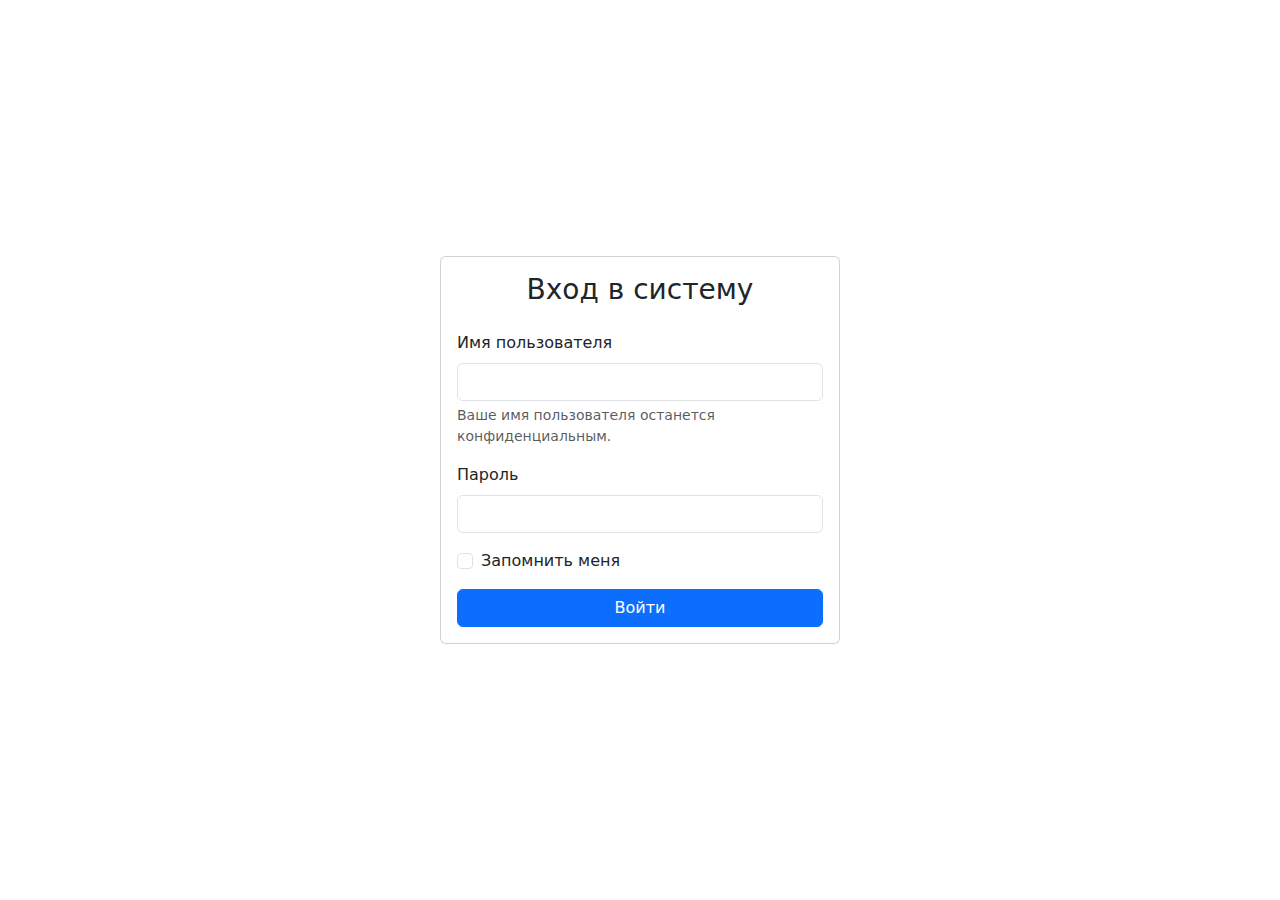
<file: django-version/templates/login_admin.html>
<!DOCTYPE html>
<html lang="en">
  <head>
    <meta charset="UTF-8" />
    <meta name="viewport" content="width=device-width, initial-scale=1.0" />
    <title>Вход в систему</title>
    <!-- Bootstrap CSS -->
    <link
      href="https://cdn.jsdelivr.net/npm/bootstrap@5.1.3/dist/css/bootstrap.min.css"
      rel="stylesheet"
    />
  </head>
  <body>
    <div
      class="container d-flex align-items-center justify-content-center"
      style="min-height: 100vh"
    >
      <div class="card w-100" style="max-width: 400px">
        <div class="card-body">
          <h3 class="card-title text-center mb-4">Вход в систему</h3>
          <form method="post">
            <div class="mb-3">
              <label for="username" class="form-label">Имя пользователя</label>
              <input
                type="text"
                class="form-control"
                id="username"
                name="username"
                aria-describedby="usernameHelp"
              />
              <div id="usernameHelp" class="form-text">
                Ваше имя пользователя останется конфиденциальным.
              </div>
            </div>
            <div class="mb-3">
              <label for="password" class="form-label">Пароль</label>
              <input
                type="password"
                class="form-control"
                id="password"
                name="password"
              />
            </div>
            <div class="mb-3 form-check">
              <input type="checkbox" class="form-check-input" id="rememberMe" />
              <label class="form-check-label" for="rememberMe"
                >Запомнить меня</label
              >
            </div>
            <button type="submit" class="btn btn-primary w-100">Войти</button>
          </form>
        </div>
      </div>
    </div>

    <!-- Bootstrap JS -->
    <script src="https://cdn.jsdelivr.net/npm/bootstrap@5.1.3/dist/js/bootstrap.bundle.min.js"></script>
  </body>
</html>
</file>
<file: styles.css>
html, body {
  display: flex;
  flex-direction: column;
  height: 100%;
  margin: 0;
  padding: 0;
  overflow-x: hidden;
  box-sizing: border-box;
  scroll-behavior: smooth;
  background-color: rgba(255, 255, 255, 1);

  font-family: 'Poppins';
  font-style: normal;
}

*,
*::before,
*::after {
  box-sizing: border-box;
  margin: 0;
  padding: 0;
}

section {
  width: 100%;
  box-sizing: border-box;
}

.container {
  max-width: 1440px;
  margin: 0 auto;
  padding: 0 20px;
}

h2 {
  font-weight: 400;
  font-size: 32px;
  margin-bottom: 16px;
}

p {
  font-size: 16px;
  font-weight: 400px;
  margin-bottom: 12px;

  color: #403E3B;
}

.header {
  display: flex;
  justify-content: space-between;
  align-items: center;
  padding: 24px 64px;
  background-color: #ffffff;
}

.logo {
  font-weight: bold;
  font-size: 1.5rem;
  margin-left: 152px;
}

.logo span {
  color: #333;
  font-weight: normal;
}

.nav {
  display: flex;
  gap: 24px;
  align-items: center;
}

.nav a {
  text-decoration: none;
  color: #111;
  font-size: 1rem;
}

.nav .button {
  padding: 10px 16px;
  background-color: #000;
  color: #fff;
  border-radius: 6px;
}

/* Hero section */

.hero {
  display: flex;
  align-items: center;
  justify-content: space-between;
  background-color: #e9e5e2;
}

.hero-content {
  display: flex;
  flex-direction: row;
  width: 100%;
}

.hero-text {
  width: 50%;
  margin-top: 137px;
  margin-left: 100px;
}

.subheading {
  text-transform: uppercase;
  letter-spacing: 2px;
  font-size: 0.85rem;
  color: #555;
}

.heading {
  font-size: 3.5rem;
  font-weight: 600;
  line-height: 1.2;
  margin-bottom: 24px;
}

.description {
  font-size: 1rem;
  line-height: 1.7;
  color: #333;
  max-width: 500px;
  margin-bottom: 32px;
}

.read-more {
  font-size: 1rem;
  text-decoration: none;
  color: #000;
  border-bottom: 1px solid #000;
  padding-bottom: 2px;
}

.hero-image {
  width: 50%;
  height: 100vh;
}

.hero-image img {
  width: 100wv;
  height: 100vh;
  border-radius: 0;
  object-fit: cover;
}

/* Our Firm */

.our {
  display: flex;
  flex-direction: row;
  justify-content: center;
  gap: 132px;
  margin-top: 100px;
}

.our_firm {
  display: flex;
  margin-bottom: 100px;

  background-color: white;
}

.firm-title {
  display: flex;
}

.firm-content {
  width: 100%;
  max-width: 493px;

  display: flex;
  flex-direction: column;
  justify-content: center;
  gap: 10px;
}

.firm-title {
  font-size: 32px;
}

.firm-content p {
  display: flex;
  flex-direction: column;
  justify-content: center;

  font-weight: 400;
  font-size: 16px;
  line-height: 24px;
}

/* Frame */

.frame {
  width: 100vw;

  display: flex;
  justify-content: center;
}

.frame-wrapper {
  display: flex;
  justify-content: center;
  overflow: hidden;
}

.frame-wrapper img {
  width: 1920px;
  max-width: none;
  height: auto;
}


/* Process */

.process {
  width: 100%;
  display: flex;
  flex-direction: column;
}

.process-title {
  display: flex;
  flex-direction: column-reverse;
  justify-content: center;
  gap: 13px;
  margin-top: 100px;
}

.process-title h2 {
  font-weight: 400;
  font-size: 39px;
  line-height: 42px;

  text-align: center;
}

.process-title p {
  font-weight: 400;
  font-size: 14px;
  line-height: 20px;
  
  text-align: center;
  letter-spacing: 2px;
  text-transform: uppercase;
  
  color: #645C55;
}

.process-content {
  display: flex;
  flex-direction: row;
  justify-content: center;
  align-items: center;
  margin-top: 40px;
  gap: 16.2px;
}

.our-process {
  display: flex;
  flex-direction: column;
  justify-content: center;
  align-items: center;
  gap: 40px;
  padding: 136px 100px 136px 100px;
}

.process-step {
  display: flex;
  flex-direction: column;
  justify-content: center;
  align-items: center;
  gap: 15px;
}

.process-step h2 {
  font-weight: 400;
  font-size: 18px;
  line-height: 26px;

  text-align: center;
}

.process-step p {
  font-weight: 400;
  font-size: 15px;
  line-height: 24px;

  text-align: center;
}

.step-image {
  width: 117px;
  height: 102px;

  display: flex;
  justify-content: center;
}

/* Customers */

.customers {
  display: flex;
  flex-direction: row;
  background-color: rgba(64, 62, 59, 1);
  max-height: 410px;
}

.customers-block {
  display: flex;
  flex-direction: row;
  gap: 132px;
  margin-bottom: 60px;
}

.customers-textarea {
  display: flex;
  flex-direction: column;
  gap: 14px;
  width: 460px;
  margin-top: 65px;
}

.customers-title {
  display: flex;
  flex-direction: column-reverse;
  align-items: flex-start;
  color: white;
}

.customers-title h2 {
  font-size: 32px;
  line-height: 38px;

  color: #FFFFFF;
}

.customers-title p {
  font-size: 14px;
  line-height: 20px;

  letter-spacing: 2px;
  text-transform: uppercase;

  color: #ECE7E4;
}

.customers-text p {
  display: flex;
  flex-direction: column;
  margin-top: 14px;
  font-size: 15px;
  line-height: 24px;

  color: #ECE7E4;
}

.customers-image {
  display: grid;
  grid-template-columns: repeat(2, 1fr);
  grid-template-rows: repeat(2, auto);
  justify-content: space-between;
  margin-top: 60px;
  
  gap: 96px;
}

/* Projects */

.projects {
  display: flex;
  flex-direction: column;
  gap: 132px;
  margin-top: 120px;
}

.projects-block {
  display: flex;
  flex-direction: column;
  justify-content: center;
  gap: 42px;
}

.projects-title{
  display: flex;
  flex-direction: column;
  justify-content: left;
  gap: 15px;
  line-height: 112px;
}

.projects-title h2 {
  font-size: 39px;
  line-height: 42px;
}

.projects-title p {
  font-size: 24px;
  line-height: 30px;

  color: rgba(100, 92, 85, 1);
}

.projects-image {
  display: flex;
  flex-direction: row;
  flex-wrap: wrap;
  gap: 16px;
  margin-bottom: 100px;
}

/* Team */

.team-section {
  padding: 60px 0;
}

.team-area {
  display: flex;
  flex-direction: row;
  align-items: center;
  justify-content: center;
  gap: 16px;
}

.team-content {
  width: 100%;
  max-width: 600px;
  flex-shrink: 0;
  margin-bottom: 106px;
}

.team-content h2 {
  font-size: 2rem;
  margin-bottom: 16px;
}

.team-content p {
  font-size: 1rem;
  color: #555;
  margin-bottom: 24px;
  max-width: 400px;
}

.see-team {
  text-decoration: none;
  color: black;
  font-weight: 500;
  border-bottom: 1px solid black;
  padding-bottom: 2px;
}

.team-grid {
  display: grid;
  grid-template-columns: repeat(2, 1fr);
  gap: 40px 60px;
}

.team-member {
  display: flex;
  align-items: center;
  gap: 16px;
  width: 280px;
}

.team-member img {
  width: 64px;
  height: 64px;
  object-fit: cover;
  border-radius: 50%;
  border: 2px solid #ddd;
}

.team-member h4 {
  font-size: 1rem;
  margin: 0;
}

.team-member p {
  font-size: 0.85rem;
  color: #777;
  margin: 2px 0 0;
}

/* Footer */

.footer {
  background-color: #f7f7f7;
  padding-block: 40px;
  font-size: 14px;
}

.footer .container {
  max-width: 1200px;
  margin-inline: auto;
  padding-inline: 16px;
}

.footer__content {
  display: flex;
  justify-content: space-between;
  align-items: flex-start;
  flex-wrap: wrap;
  gap: 20px;
}

.footer__left {
  max-width: 600px;
}

.footer__logo {
  font-size: 20px;
  font-weight: 600;
  margin-bottom: 12px;
}

.footer__logo span {
  font-weight: 400;
}

.footer__text {
  color: #555;
  margin-bottom: 12px;
  line-height: 1.5;
}

.footer__badge {
  width: 60px;
  height: auto;
}

.footer__right {
  display: flex;
  align-items: center;
}

.footer__socials {
  display: flex;
  gap: 20px;
  list-style: none;
  padding: 0;
  margin: 0;
  top: 60px;
}

.footer__socials img {
  width: 24px;
  height: 25px;
  display: block;
}

.footer__text a {
  color: inherit;
  text-decoration: underline;
  font-weight: 500;
}
</file>
<file: assets/styles/styles.css>
@import "./mobile.css";

html, body {
  display: flex;
  flex-direction: column;
  height: 100%;
  margin: 0;
  padding: 0;
  overflow-x: hidden;
  box-sizing: border-box;
  scroll-behavior: smooth;
  background-color: rgba(255, 255, 255, 1);

  font-family: 'Poppins';
  font-style: normal;
}

*,
*::before,
*::after {
  box-sizing: border-box;
  margin: 0;
  padding: 0;
}

section {
  width: 100%;
  box-sizing: border-box;
}

.container {
  max-width: 1440px;
  margin: 0 auto;
  padding: 0 20px;
}

h2 {
  font-weight: 400;
  font-size: 32px;
  margin-bottom: 16px;
}

p {
  font-size: 16px;
  font-weight: 400px;
  margin-bottom: 12px;

  color: #403E3B;
}

.header {
  display: flex;
  justify-content: space-between;
  align-items: center;
  padding: 24px 64px;
  background-color: #ffffff;
}

.logo {
  font-weight: bold;
  font-size: 1.5rem;
  margin-left: 152px;
}

.logo span {
  color: #333;
  font-weight: normal;
}

.nav {
  display: flex;
  gap: 24px;
  align-items: center;
}

.nav a {
  text-decoration: none;
  color: #111;
  font-size: 1rem;
}

.nav .button {
  padding: 10px 16px;
  background-color: #000;
  color: #fff;
  border-radius: 6px;
}

/* Hero section */

.hero {
  display: flex;
  align-items: center;
  justify-content: space-between;
  background-color: #e9e5e2;
}

.hero-content {
  display: flex;
  flex-direction: row;
  width: 100%;
}

.hero-text {
  width: 50%;
  margin-top: 137px;
  margin-left: 100px;
}

.subheading {
  text-transform: uppercase;
  letter-spacing: 2px;
  font-size: 0.85rem;
  color: #555;
}

.heading {
  font-size: 3.5rem;
  font-weight: 600;
  line-height: 1.2;
  margin-bottom: 24px;
}

.description {
  font-size: 1rem;
  line-height: 1.7;
  color: #333;
  max-width: 500px;
  margin-bottom: 32px;
}

.read-more {
  font-size: 1rem;
  text-decoration: none;
  color: #000;
  border-bottom: 1px solid #000;
  padding-bottom: 2px;
}

.hero-image {
  width: 50%;
  height: 100vh;
}

.hero-image img {
  width: 100wv;
  height: 100vh;
  border-radius: 0;
  object-fit: cover;
}

/* Our Firm */

.our {
  display: flex;
  flex-direction: row;
  justify-content: center;
  gap: 132px;
  margin-top: 100px;
}

.our_firm {
  display: flex;
  margin-bottom: 100px;

  background-color: white;
}

.firm-title {
  display: flex;
}

.firm-content {
  width: 100%;
  max-width: 493px;

  display: flex;
  flex-direction: column;
  justify-content: center;
  gap: 10px;
}

.firm-title {
  font-size: 32px;
}

.firm-content p {
  display: flex;
  flex-direction: column;
  justify-content: center;

  font-weight: 400;
  font-size: 16px;
  line-height: 24px;
}

/* Frame */

.frame {
  width: 100vw;

  display: flex;
  justify-content: center;
}

.frame-wrapper {
  display: flex;
  justify-content: center;
  overflow: hidden;
}

.frame-wrapper img {
  width: 1920px;
  max-width: none;
  height: auto;
}


/* Process */

.process {
  width: 100%;
  display: flex;
  flex-direction: column;
}

.process-title {
  display: flex;
  flex-direction: column-reverse;
  justify-content: center;
  gap: 13px;
  margin-top: 100px;
}

.process-title h2 {
  font-weight: 400;
  font-size: 39px;
  line-height: 42px;

  text-align: center;
}

.process-title p {
  font-weight: 400;
  font-size: 14px;
  line-height: 20px;
  
  text-align: center;
  letter-spacing: 2px;
  text-transform: uppercase;
  
  color: #645C55;
}

.process-content {
  display: flex;
  flex-direction: row;
  justify-content: center;
  align-items: center;
  margin-top: 40px;
  gap: 16.2px;
}

.our-process {
  display: flex;
  flex-direction: column;
  justify-content: center;
  align-items: center;
  gap: 40px;
  padding: 136px 100px 136px 100px;
}

.process-step {
  display: flex;
  flex-direction: column;
  justify-content: center;
  align-items: center;
  gap: 15px;
}

.process-step h2 {
  font-weight: 400;
  font-size: 18px;
  line-height: 26px;

  text-align: center;
}

.process-step p {
  font-weight: 400;
  font-size: 15px;
  line-height: 24px;

  text-align: center;
}

.step-image {
  width: 117px;
  height: 102px;

  display: flex;
  justify-content: center;
}

/* Customers */

.customers {
  display: flex;
  flex-direction: row;
  background-color: rgba(64, 62, 59, 1);
  max-height: 410px;
}

.customers-block {
  display: flex;
  flex-direction: row;
  gap: 132px;
  margin-bottom: 60px;
}

.customers-textarea {
  display: flex;
  flex-direction: column;
  gap: 14px;
  width: 460px;
  margin-top: 65px;
}

.customers-title {
  display: flex;
  flex-direction: column-reverse;
  align-items: flex-start;
  color: white;
}

.customers-title h2 {
  font-size: 32px;
  line-height: 38px;

  color: #FFFFFF;
}

.customers-title p {
  font-size: 14px;
  line-height: 20px;

  letter-spacing: 2px;
  text-transform: uppercase;

  color: #ECE7E4;
}

.customers-text p {
  display: flex;
  flex-direction: column;
  margin-top: 14px;
  font-size: 15px;
  line-height: 24px;

  color: #ECE7E4;
}

.customers-image {
  display: grid;
  grid-template-columns: repeat(2, 1fr);
  grid-template-rows: repeat(2, auto);
  justify-content: space-between;
  margin-top: 60px;
  
  gap: 96px;
}

/* Projects */

.projects {
  display: flex;
  flex-direction: column;
  gap: 132px;
  margin-top: 120px;
}

.projects-block {
  display: flex;
  flex-direction: column;
  justify-content: center;
  gap: 42px;
}

.projects-title{
  display: flex;
  flex-direction: column;
  justify-content: left;
  gap: 15px;
  line-height: 112px;
}

.projects-title h2 {
  font-size: 39px;
  line-height: 42px;
}

.projects-title p {
  font-size: 24px;
  line-height: 30px;

  color: rgba(100, 92, 85, 1);
}

.projects-image {
  display: flex;
  flex-direction: row;
  flex-wrap: wrap;
  gap: 16px;
  margin-bottom: 100px;
}

/* Team */

.team-section {
  padding: 60px 0;
}

.team-area {
  display: flex;
  flex-direction: row;
  align-items: center;
  justify-content: center;
  gap: 16px;
}

.team-content {
  width: 100%;
  max-width: 600px;
  flex-shrink: 0;
  margin-bottom: 106px;
}

.team-content h2 {
  font-size: 2rem;
  margin-bottom: 16px;
}

.team-content p {
  font-size: 1rem;
  color: #555;
  margin-bottom: 24px;
  max-width: 400px;
}

.see-team {
  text-decoration: none;
  color: black;
  font-weight: 500;
  border-bottom: 1px solid black;
  padding-bottom: 2px;
}

.team-grid {
  display: grid;
  grid-template-columns: repeat(2, 1fr);
  gap: 40px 60px;
}

.team-member {
  display: flex;
  align-items: center;
  gap: 16px;
  width: 280px;
}

.team-member img {
  width: 64px;
  height: 64px;
  object-fit: cover;
  border-radius: 50%;
  border: 2px solid #ddd;
}

.team-member h4 {
  font-size: 1rem;
  margin: 0;
}

.team-member p {
  font-size: 0.85rem;
  color: #777;
  margin: 2px 0 0;
}

/* Footer */

.footer {
  background-color: #f7f7f7;
  padding-block: 40px;
  font-size: 14px;
}

.footer .container {
  max-width: 1200px;
  margin-inline: auto;
  padding-inline: 16px;
}

.footer__content {
  display: flex;
  justify-content: space-between;
  align-items: flex-start;
  flex-wrap: wrap;
  gap: 20px;
}

.footer__left {
  max-width: 600px;
}

.footer__logo {
  font-size: 20px;
  font-weight: 600;
  margin-bottom: 12px;
}

.footer__logo span {
  font-weight: 400;
}

.footer__text {
  color: #555;
  margin-bottom: 12px;
  line-height: 1.5;
}

.footer__badge {
  width: 60px;
  height: auto;
}

.footer__right {
  display: flex;
  align-items: center;
}

.footer__socials {
  display: flex;
  gap: 20px;
  list-style: none;
  padding: 0;
  margin: 0;
  top: 60px;
}

.footer__socials img {
  width: 24px;
  height: 25px;
  display: block;
}

.footer__text a {
  color: inherit;
  text-decoration: underline;
  font-weight: 500;
}
</file>
<file: django-version/static/styles/dashboard.css>
/* Стили для бокового меню */
#sidebarMenu {
  min-height: 100vh; /* Высота на всю высоту вьюпорта */
  box-shadow: 0 2px 5px rgba(0, 0, 0, 0.1); /* Тень для бокового меню */
  z-index: 1000; /* Устанавливаем z-index, чтобы меню было поверх основного контента */
}

.sidebar .nav-link {
  border-radius: 0; /* Убираем закругление углов */
  color: #333; /* Цвет текста */
}

.sidebar .nav-link:hover {
  background: #f8f9fa; /* Фон при наведении */
}

.sidebar .nav-link.active {
  background-color: #007bff; /* Фон для активной ссылки */
  color: white; /* Цвет текста для активной ссылки */
}
</file>
